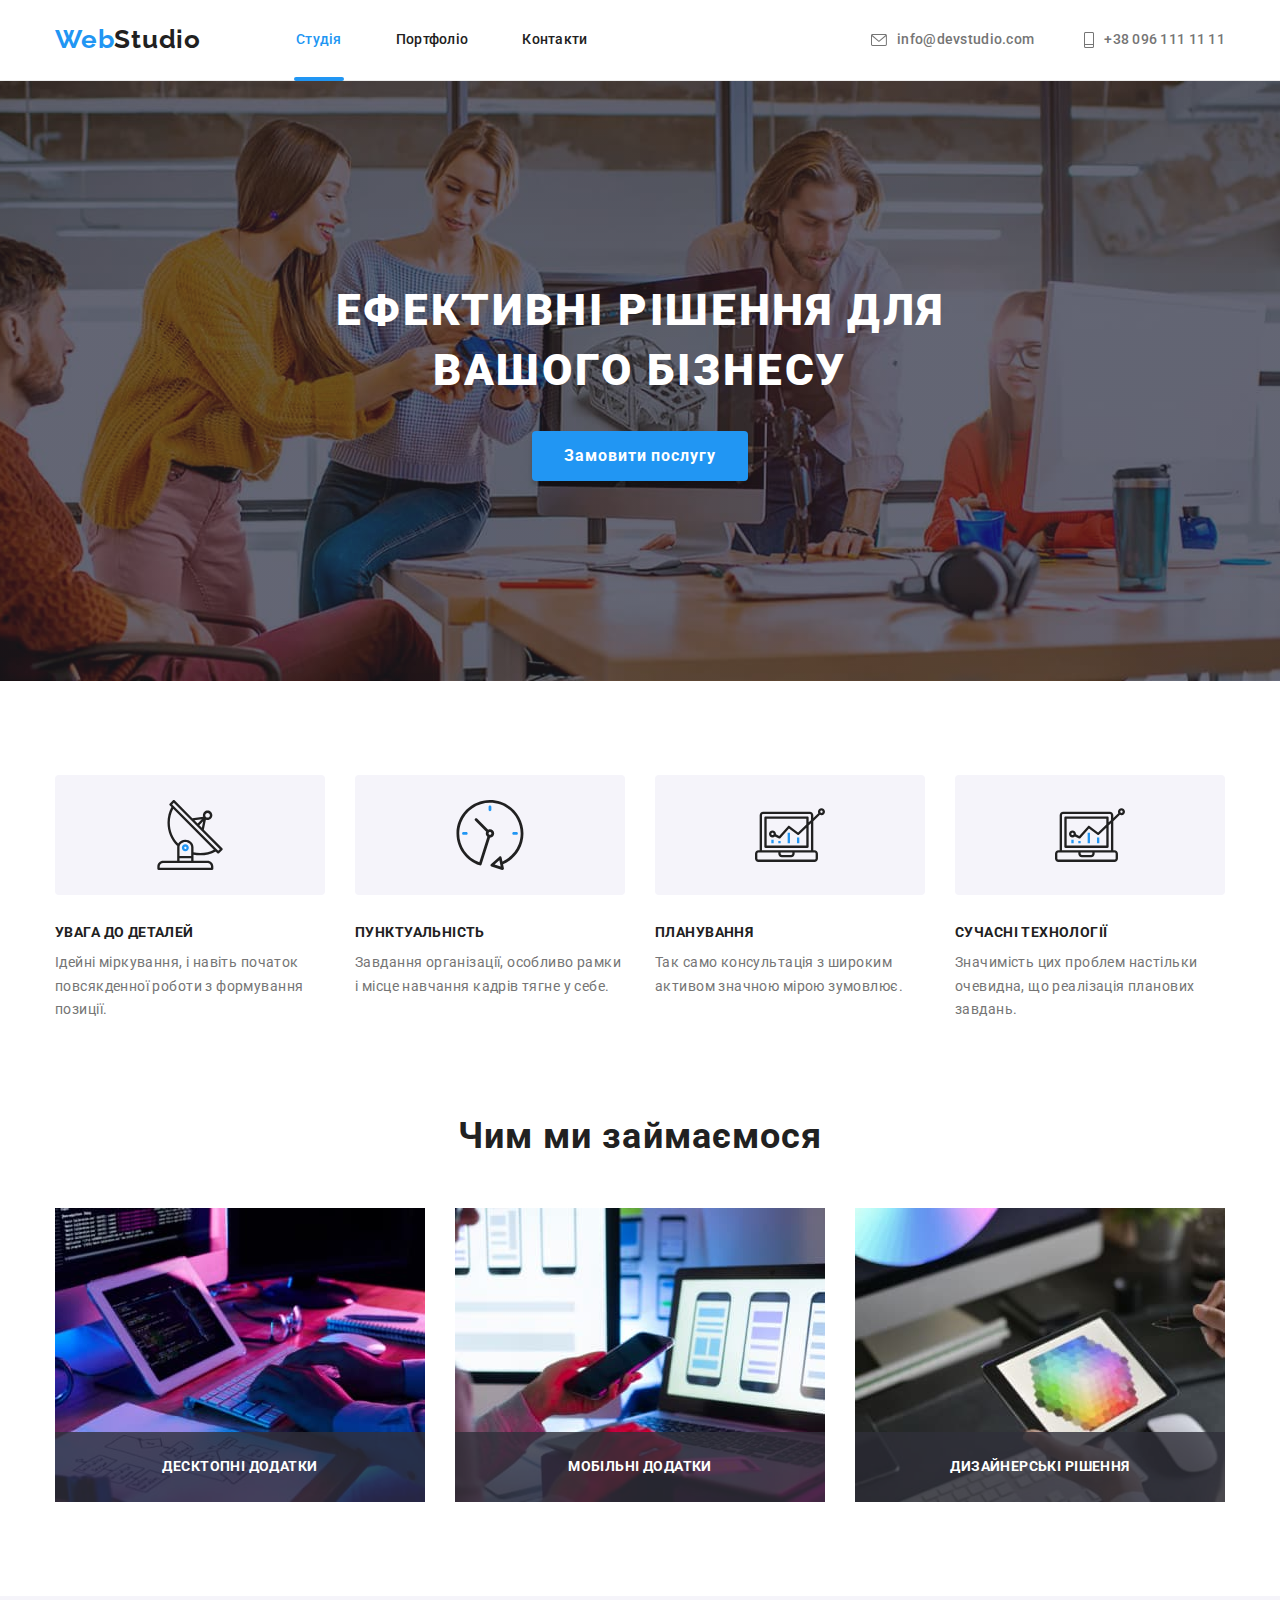
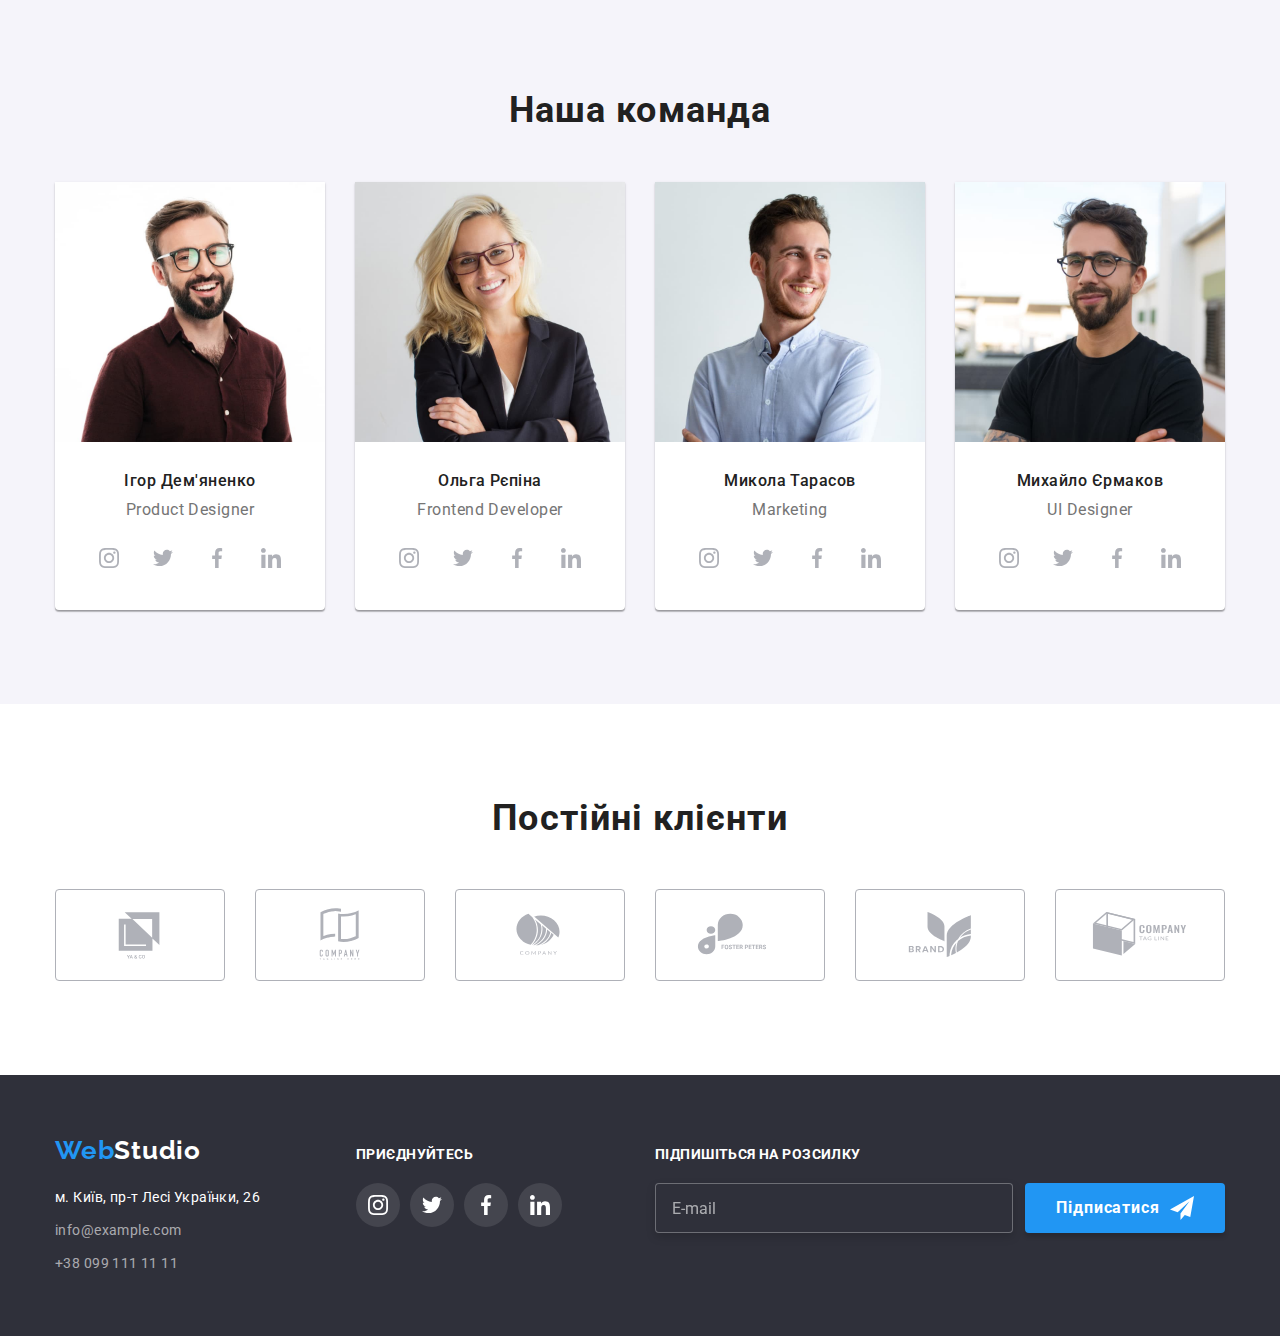
<file: index.html>
<!DOCTYPE html>
<html lang="uk">
<head>
    <meta charset="UTF-8">
    <meta http-equiv="X-UA-Compatible" content="IE=edge">
    <meta name="viewport" content="width=device-width, initial-scale=1.0">
    <title>Document</title>
    <link rel="preconnect" href="https://fonts.googleapis.com">
    <link rel="preconnect" href="https://fonts.gstatic.com" crossorigin>
    <link
        href="https://fonts.googleapis.com/css2?family=Raleway:wght@700&family=Roboto:wght@400;500;700;900&display=swap"
        rel="stylesheet">
    <link rel="stylesheet"
        href="https://cdnjs.cloudflare.com/ajax/libs/modern-normalize/1.1.0/modern-normalize.min.css">
    <link rel="stylesheet" href="./css/main.min.css">
</head>
<body>
    <header class="header">
        <div class="container header__container">
            <nav class="navigation">
                <a class="logo navigation__logo" href="./index.html" lang="en" target="_blank">
                    <span class="logo logo--blue">Web</span>Studio</a>
                <ul class="page">
                    <li class="page__item">
                        <a class="page__link page__link--current" href="./index.html">Студiя</a>
                    </li>
                    <li class="page__item">
                        <a class="page__link" href="./portfolio.html">Портфолiо</a>
                    </li>
                    <li class="page__item">
                        <a class="page__link" href="#">Контакти</a>
                    </li>
                </ul>
            </nav>
            <ul class="contact">
                <li class="contact__item">
                    <a class="contact__link link" href="mailto:info@devstudio.com">
                        <svg class="contact__icon contact__icon--active" width="16" height="12">
                        <use href="./images/icons.svg#icon-envelope-hover">
                        </use>
                    </svg>info@devstudio.com</a>
                </li>
                <li class="contact__item">
                    <a class="contact__link link" href="tel:+380961111111">
                        <svg class="contact__icon contact__icon--active" width="10" height="16">
                        <use href="./images/icons.svg#icon-Vector">
                        </use>
                    </svg>+38 096 111 11 11</a>
                </li>
            </ul>
        </div>
    </header>
    <main>
        <!-- Герой-->
        <section class="hero">
            <div class="container">
                <h1 class="hero__title">Ефективні рішення для вашого бізнесу</h1>
                <button class="hero__btn" type="button" data-modal-open>Замовити послугу</button>
            </div>
        </section>
        <!-- Особенности-->
        <section class="section">
            <div class="container">
                <h2 class="section__title section__title--hidden">Наші переваги</h2>
                <ul class="benefit">
                    <li class="benefit__item">
                        <div class="benefit__icon">
                            <svg width="70" height="70"><use href="./images/icons.svg#icon-antenna">
                            </use>
                        </svg>
                        </div>
                        <h3 class="benefit__subtitle">Увага до деталей</h3>
                        <p class="benefit__text">Ідейні міркування, і навіть початок повсякденної роботи з формування позиції.</p>
                    </li>
                    <li class="benefit__item">
                        <div class="benefit__icon">
                            <svg width="70" height="70"><use href="./images/icons.svg#icon-clock">
                            </use>
                            </svg>
                        </div>
                        <h3 class="benefit__subtitle">Пунктуальнiсть</h3>
                        <p class="benefit__text">Завдання організації, особливо рамки і місце навчання кадрів тягне у себе.</p>
                    </li>
                    <li class="benefit__item">
                        <div class="benefit__icon">
                            <svg width="70" height="70"><use href="./images/icons.svg#icon-diagram">
                            </use>
                        </svg>
                    </div>
                        <h3 class="benefit__subtitle">Планування</h3> 
                        <p class="benefit__text">Так само консультація з широким активом значною мірою зумовлює.</p>
                    </li>
                    <li class="benefit__item">
                        <div class="benefit__icon">
                            <svg width="70" height="70"><use href="./images/icons.svg#icon-diagram">
                            </use>
                        </svg>
                    </div>
                        <h3 class="benefit__subtitle">Сучасні технології</h3>
                        <p class="benefit__text">Значимість цих проблем настільки очевидна, що реалізація планових завдань.</p>
                    </li>
                </ul>
            </div>
        </section>
        <!--Чим ми займаємося -->
        <section class="section section--no-padding">
            <div class="container">
                <h2 class="section__title section__title--second">Чим ми займаємося</h2>
                <ul class="example">
                <li class="example__item">
                    <img src="./images/img_2.jpg" alt="алгоритм кодирования приложения" width="370" height="294">
                    <div class="example__thumb">
                        <h3 class="example__title">Десктопні додатки</h3>
                    </div>
                </li>
                <li class="example__item">
                    <img src="./images/img_1.jpg" alt="выбор интерфейса в телефоне" width="370" height="294">
                    <div class="example__thumb">
                        <h3 class="example__title">Мобільні додатки</h3>
                    </div>
                </li>
                <li class="example__item">
                    <img src="./images/img_3.jpg" alt="проверка приложения на другом устройстве" width="370" height="294">
                    <div class="example__thumb">
                        <h3 class="example__title">Дизайнерські рішення</h3>
                    </div>
                </li>
                </ul>
            </div>
        </section>
        <!-- Наша команда -->
        <section class="section section--grey">
            <div class="container">
                <h2 class="section__title section__title--second">Наша команда</h2>
                <ul class="team">
                    <li class="team__card">
                        <img src="./images/igor_demyanenko.jpg" alt="Product Designer" width="270" height="260">
                        <div class="team__box">
                            <h3 class="team__title">Ігор Дем'яненко</h3>
                            <p class="team__text" lang="en">Product Designer</p>
                        <ul class="team__list">
                            <li>
                                <a href="" class="soc-link">
                                    <svg width="20" height="20">
                                        <use href="./images/icons.svg#icon-instagram"></use>
                                    </svg>
                                </a>
                            </li>
                            <li>
                                <a href="" class="soc-link">
                                    <svg width="20" height="20">
                                        <use href="./images/icons.svg#icon-twitter"></use>
                                    </svg>
                                </a>
                            </li>
                            <li>
                                <a href="" class="soc-link">
                                    <svg width="20" height="20">
                                        <use href="./images/icons.svg#icon-facebook"></use>
                                    </svg>
                                </a>
                            </li>
                            <li>
                                <a href="" class="soc-link">
                                    <svg width="20" height="20">
                                        <use href="./images/icons.svg#icon-linkedin"></use>
                                    </svg>
                                </a>
                            </li>
                        </ul>
                        </div>
                    </li>
                    <li class="team__card">
                        <img src="./images/olga_repina.jpg" alt="Frontend Developer" width="270" height="260">
                        <div class="team__box">
                            <h3 class="team__title">Ольга Рєпіна</h3>
                            <p class="team__text" lang="en">Frontend Developer</p>
                        <ul class="team__list">
                            <li>
                                <a href="" class="soc-link">
                                    <svg width="20" height="20">
                                        <use href="./images/icons.svg#icon-instagram"></use>
                                    </svg>
                                </a>
                            </li>
                            <li>
                                <a href="" class="soc-link">
                                    <svg width="20" height="20">
                                        <use href="./images/icons.svg#icon-twitter"></use>
                                    </svg>
                                </a>
                            </li>
                            <li>
                                <a href="" class="soc-link">
                                    <svg width="20" height="20">
                                        <use href="./images/icons.svg#icon-facebook"></use>
                                    </svg>
                                </a>
                            </li>
                            <li>
                                <a href="" class="soc-link">
                                    <svg width="20" height="20">
                                        <use href="./images/icons.svg#icon-linkedin"></use>
                                    </svg>
                                </a>
                            </li>
                        </ul>
                        </div>
                    </li>
                    <li class="team__card">
                        <img src="./images/mykola_tarasov.jpg" alt="Marketing" width="270" height="260">
                        <div class="team__box">
                            <h3 class="team__title">Микола Тарасов</h3>
                            <p class="team__text" lang="en">Marketing</p>
                        <ul class="team__list">
                            <li>
                                <a href="" class="soc-link">
                                    <svg width="20" height="20">
                                        <use href="./images/icons.svg#icon-instagram"></use>
                                    </svg>
                                </a>
                            </li>
                            <li>
                                <a href="" class="soc-link">
                                    <svg width="20" height="20">
                                        <use href="./images/icons.svg#icon-twitter"></use>
                                    </svg>
                                </a>
                            </li>
                            <li>
                                <a href="" class="soc-link">
                                    <svg width="20" height="20">
                                        <use href="./images/icons.svg#icon-facebook"></use>
                                    </svg>
                                </a>
                            </li>
                            <li>
                                <a href="" class="soc-link">
                                    <svg width="20" height="20">
                                        <use href="./images/icons.svg#icon-linkedin"></use>
                                    </svg>
                                </a>
                            </li>
                        </ul>
                        </div>
                    </li>
                    <li class="team__card">
                        <img src="./images/myhailo_yermakov.jpg" alt="UI Designer" width="270" height="260">
                        <div class="team__box">
                            <h3 class="team__title">Михайло Єрмаков</h3>
                            <p class="team__text" lang="en">UI Designer</p>
                        <ul class="team__list">
                            <li>
                                <a href="" class="soc-link">
                                    <svg width="20" height="20">
                                        <use href="./images/icons.svg#icon-instagram"></use>
                                    </svg>
                                </a>
                            </li>
                            <li>
                                <a href="" class="soc-link">
                                    <svg width="20" height="20">
                                        <use href="./images/icons.svg#icon-twitter"></use>
                                    </svg>
                                </a>
                            </li>
                            <li>
                                <a href="" class="soc-link">
                                    <svg width="20" height="20">
                                        <use href="./images/icons.svg#icon-facebook"></use>
                                    </svg>
                                </a>
                            </li>
                            <li>
                                <a href="" class="soc-link">
                                    <svg width="20" height="20">
                                        <use href="./images/icons.svg#icon-linkedin"></use>
                                    </svg>
                                </a>
                            </li>
                        </ul>
                        </div>
                    </li>
                </ul>
            </div>
        </section>
       <section class="section">
        <div class="container">
            <h2 class="section__title section__title--second">Постійні клієнти</h2>
            <div>
            <ul class="customer__list">
                <li class="customer__item"><a href="" class="customer__link"><svg width="106" height="60">
                    <use href="./images/icons.svg#icon-Logo1"></use>
                </svg></a></li>
                <li class="customer__item"><a href="" class="customer__link"><svg width="106" height="60">
                    <use href="./images/icons.svg#icon-Logo2"></use>
                </svg></a></li>
                <li class="customer__item"><a href="" class="customer__link"><svg width="106" height="60">
                    <use href="./images/icons.svg#icon-Logo3"></use>
                </svg></a></li>
                <li class="customer__item"><a href="" class="customer__link"><svg width="106" height="60">
                    <use href="./images/icons.svg#icon-Logo4"></use>
                </svg></a></li>
                <li class="customer__item"><a href="" class="customer__link"><svg width="106" height="60">
                    <use href="./images/icons.svg#icon-Logo5"></use>
                </svg></a></li>
                <li class="customer__item"><a href="" class="customer__link"><svg width="106" height="60">
                    <use href="./images/icons.svg#icon-Logo6"></use>
                </svg></a></li>
            </ul>
            </div>
        </div>
       </section>
    </main>
    <footer class="footer">
        <div class="container footer__container">
        <div class="adress">
            <a class="logo logo--white" href="/" lang="en"><span class="logo logo--blue">Web</span>Studio</a>
            <address>
                <ul class="adress__list">
                    <li class="adress__item">
                        <a class="adress__link" href="https://goo.gl/maps/UnYkPPGd15aYabL29" target="_blank"
                            rel="noreferrer noopener noffollow">м. Київ, пр-т Лесі Українки, 26</a>
                    </li>
                    <li class="adress__item">
                        <a class="adress__link adress__link--grey" href="mailto:info@example.com">info@example.com</a>
                    </li>
                    <li class="adress__item">
                        <a class="adress__link adress__link--grey" href="tel:+380991111111">+38 099 111 11 11</a>
                    </li>
                </ul>
            </address>
        </div>
        <div class="social">
            <h3 class="social__subtitle">приєднуйтесь</h3>
            <ul class="social__list">
                <li class="social__item">
                    <a href="" class="soc-link">
                        <svg width="20" height="20">
                            <use href="./images/icons.svg#icon-instagram"></use>
                        </svg>
                    </a>
                </li>
                <li class="social__item">
                    <a href="" class="soc-link">
                        <svg width="20" height="20">
                            <use href="./images/icons.svg#icon-twitter"></use>
                        </svg>
                    </a>
                </li>
                <li class="social__item">
                    <a href="" class="soc-link">
                        <svg width="20" height="20">
                            <use href="./images/icons.svg#icon-facebook"></use>
                        </svg>
                    </a>
                </li>
                <li class="social__item">
                    <a href="" class="soc-link">
                        <svg width="20" height="20">
                            <use href="./images/icons.svg#icon-linkedin"></use>
                        </svg>
                    </a>
                </li>
            </ul>
        </div>
        <form class="mail"> 
            <h3 class="mail__subtitle">Підпишіться на розсилку</h3>
            <div class="send">
                <label>
                    <input class="send__text" type="email" name="send" placeholder="E-mail"></input>
                </label>
                    <button class="send__btn" type="submit">Підписатися
                        <svg class="send__icon" width="24" height="24">
                            <use href="./images/icons.svg#icon-send">
                            </use>
                        </svg>
                    </button>
            </div> 
            </form>
        </div>
    </footer>
    <div class="backdrop backdrop--is-hidden" data-modal>
        <div class="modal">   
            <form action="#" class="modal__form">
            <button class="modal__btn" type="button" data-modal-close>
                <svg width="11" height="11">
                    <use href="./images/icons.svg#icon-close"></use>
                </svg>
            </button>
            <p class="modal__title">Залиште свої дані, ми вам передзвонимо</p>
             <div class="modal__field"> 
                <label for="name" class="modal__label">Ім'я</label>
                <div class="field">
                    <input class="field__text" type="text" name="name" id="name" autofocus>
                        <svg class="field__icon" width="18" height="18">
                            <use href="./images/icons.svg#icon-person">
                            </use>
                        </svg>
                    </input>
                </div>
                </div>
           <div class="modal__field">
            <label for="tel" class="modal__label">Телефон</label>
            <div class="field">
                <input class="field__text" type="tel" name="tel" id="tel">
                <svg class="field__icon" width="18" height="18">
                    <use href="./images/icons.svg#icon-tel">
                    </use>
                </svg>
                </input>
            </div>            
           </div> 
           <div class="modal__field">
            <label for="mail" class="modal__label">Пошта</label>
                <div class="field">
                    <input class="field__text" type="email" name="mail" id="mail">
                    <svg class="field__icon" width="18" height="18">
                        <use href="./images/icons.svg#icon-mail">
                        </use>
                    </svg>
                    </input>
                </div>            
           </div>
           <div class="modal__field modal__field--margin">
            <label for="comment" class="modal__label">Коментар</label>
                <textarea class="modal__textarea" name="comment" id="comment" cols="30" rows="10" placeholder="Введіть текст"></textarea>
           </div>
            <label class="modal__check-label">
                <input class="modal__check-input" type="checkbox" name="check" value="" id="check">
                    <span class="modal__span"><svg class="modal__icon" width="11" height="8">
                        <use href="./images/icons.svg#icon-check"></use>
                    </svg>
                </span>Погоджуюся з розсилкою та приймаю&nbsp;
                <a class="modal__link">Умови договору</a>
            </label>
           <button class="modal__submit" type="submit">Відправити</button>
        </form>
    </div>
    </div>
    <script src="./js/modal.js"></script>
</body>
</html>
</file>
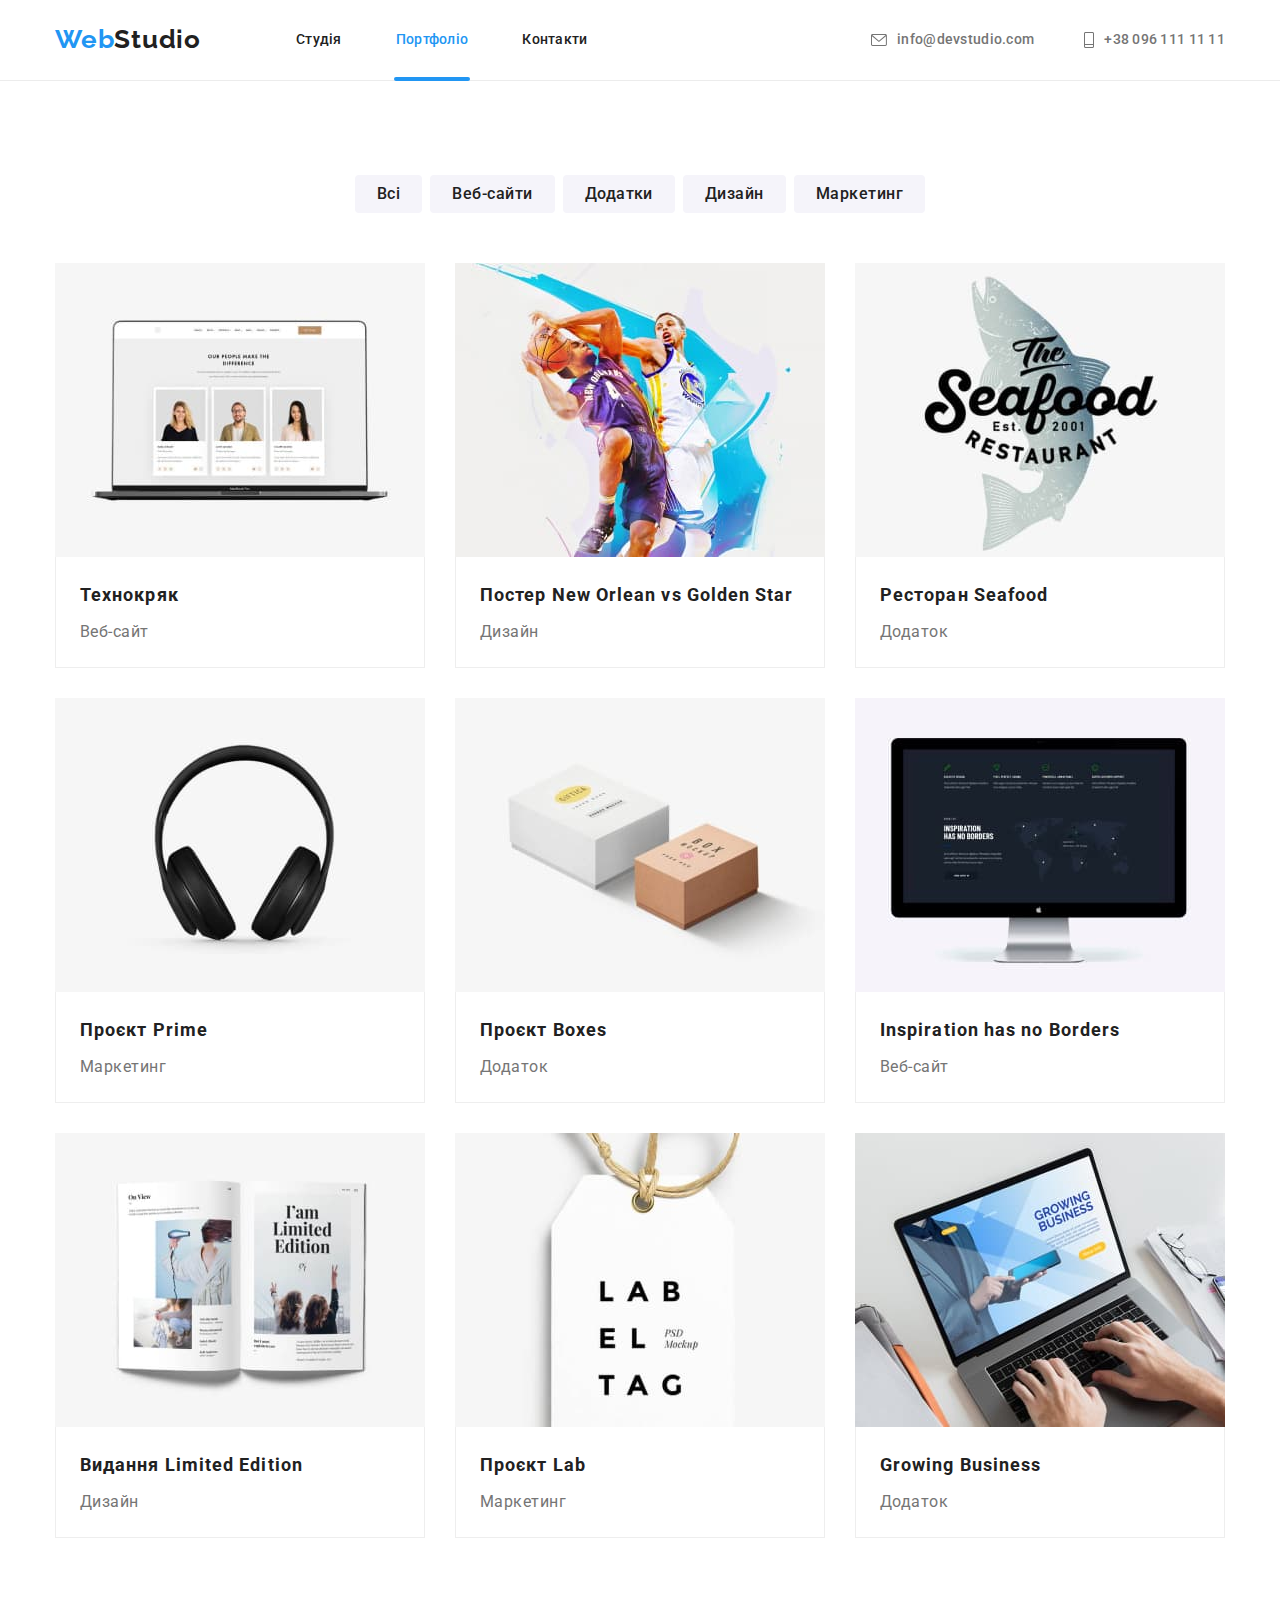
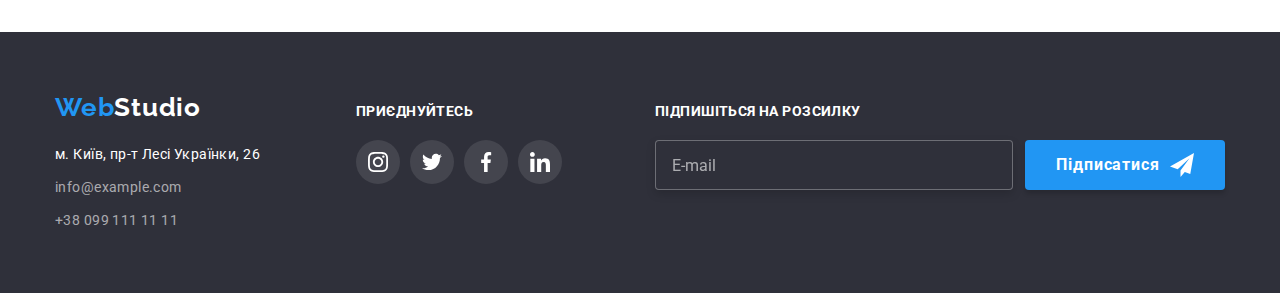
<file: portfolio.html>
<!DOCTYPE html>
<html lang="uk">
<head>
    <meta charset="UTF-8">
    <meta http-equiv="X-UA-Compatible" content="IE=edge">
    <meta name="viewport" content="width=device-width, initial-scale=1.0">
    <title>Document</title>
    <link rel="preconnect" href="https://fonts.googleapis.com">
    <link rel="preconnect" href="https://fonts.gstatic.com" crossorigin>
    <link
        href="https://fonts.googleapis.com/css2?family=Raleway:wght@700&family=Roboto:wght@400;500;700;900&display=swap"
        rel="stylesheet">
    <link rel="stylesheet"
        href="https://cdnjs.cloudflare.com/ajax/libs/modern-normalize/1.1.0/modern-normalize.min.css">
        <link rel="stylesheet" href="./css/main.min.css">
</head>
<body>
    <header class="header">
        <div class="container header__container">
            <nav class="navigation">
                <a class="logo navigation__logo" href="./index.html" lang="en" target="_blank">
                    <span class="logo logo--blue">Web</span>Studio</a>
                <ul class="page">
                    <li class="page__item">
                        <a class="page__link" href="./index.html">Студiя</a>
                    </li>
                    <li class="page__item">
                        <a class="page__link page__link--current" href="./portfolio.html">Портфолiо</a>
                    </li>
                    <li class="page__item">
                        <a class="page__link" href="#">Контакти</a>
                    </li>
                </ul>
            </nav>
            <ul class="contact">
                <li class="contact__item">
                    <a class="contact__link link" href="mailto:info@devstudio.com">
                        <svg class="contact__icon contact__icon--active" width="16" height="12">
                            <use href="./images/icons.svg#icon-envelope-hover">
                            </use>
                        </svg>info@devstudio.com</a>
                </li>
                <li class="contact__item">
                    <a class="contact__link link" href="tel:+380961111111">
                        <svg class="contact__icon contact__icon--active" width="10" height="16">
                            <use href="./images/icons.svg#icon-Vector">
                            </use>
                        </svg>+38 096 111 11 11</a>
                </li>
            </ul>
        </div>
    </header>
    <main>
        <section class="section">
            <div class="container">
                    <h1 class="section__title section__title--hidden">Приклади робіт</h1>
                    <!-- Фильтр-->
                    <ul class="filter">
                        <li class="filter__item">
                            <button class="filter__btn" type="button">Всi</button>
                        </li>
                        <li class="filter__item">
                            <button class="filter__btn" type="button">Веб-сайти</button>
                        </li>
                        <li class="filter__item">
                            <button class="filter__btn" type="button">Додатки</button>
                        </li>
                        <li class="filter__item">
                            <button class="filter__btn" type="button">Дизайн</button>
                        </li>
                        <li class="filter__item">
                            <button class="filter__btn" type="button">Маркетинг</button>
                    </ul>
                    <!--Наши работы-->
                    <ul class="work">
                        <li>
                            <a href="#" class="work__link">
                            <div class="overlay">
                                <img src="./images/технокряк.jpg" alt="Технокряк" Width="370" Height="294">
                                <p class="overlay__text">Ресурс пропонує комплексні пропозиції з різним рівнем функціоналу та сервісів. Все це дозволить відвідувачу отримати
                                вичерпні відомості про компанію чи приватну особу.</p>
                            </div>
                            <div class="box">
                                <h2 class="box__project">Технокряк</h2>
                                <p class="box__type">Веб-сайт</p>
                            </div>
                            </a>
                        </li>
                        <li>
                            <a href="#" class="work__link">
                            <div class="overlay">
                                <img src="./images/постер.jpg" alt="Постер New Orlean vs Golden Star" width="370" height="294">
                                <p class="overlay__text">Ресурс пропонує комплексні пропозиції з різним рівнем функціоналу та сервісів. Все це дозволить
                                відвідувачу отримати
                                вичерпні відомості про компанію чи приватну особу.</p>
                            </div>
                            <div class="box">
                                <h2 class="box__project">Постер New Orlean vs Golden Star</h2>
                                <p class="box__type">Дизайн</p>
                            </div>
                            </a>
                        </li>
                        <li>
                            <a href="#" class="work__link">
                            <div class="overlay">
                                <img src="./images/ресторан.jpg" alt="Ресторан Seafood" width="370" height="294">
                                <p class="overlay__text">Ресурс пропонує комплексні пропозиції з різним рівнем функціоналу та сервісів. Все це дозволить
                                відвідувачу отримати
                                вичерпні відомості про компанію чи приватну особу.</p>
                            </div>
                            <div class="box">
                                <h2 class="box__project">Ресторан Seafood</h2>
                                <p class="box__type">Додаток</p>
                            </div>
                            </a>
                        </li>
                        <li>                            
                            <a href="#" class="work__link">
                            <div class="overlay">
                                <img src="./images/проект_prime.jpg" alt="Проект Prime" width="370" height="294">
                                <p class="overlay__text">Ресурс пропонує комплексні пропозиції з різним рівнем функціоналу та сервісів. Все це дозволить
                                відвідувачу отримати
                                вичерпні відомості про компанію чи приватну особу.</p>
                            </div>
                            <div class="box">
                                <h2 class="box__project">Проєкт Prime</h2>
                                <p class="box__type">Маркетинг</p>
                            </div>
                            </a>
                        </li>
                        <li>
                            <a href="#" class="work__link">
                            <div class="overlay">
                                <img src="./images/проект_boxes.jpg" alt="Проект Boxes" width="370" height="294">
                                <p class="overlay__text">Ресурс пропонує комплексні пропозиції з різним рівнем функціоналу та сервісів. Все це дозволить
                                відвідувачу отримати
                                вичерпні відомості про компанію чи приватну особу.</p>
                            </div>
                            <div class="box">
                                <h2 class="box__project">Проєкт Boxes</h2>
                                <p class="box__type">Додаток</p>
                            </div>
                            </a>
                        </li>
                        <li>
                            <a href="#" class="work__link">
                            <div class="overlay">
                                <img src="./images/inspiration.jpg" alt="Inspiration has no Borders" width="370" height="294">
                                <p class="overlay__text">Ресурс пропонує комплексні пропозиції з різним рівнем функціоналу та сервісів. Все це дозволить
                                відвідувачу отримати
                                вичерпні відомості про компанію чи приватну особу.</p>
                            </div>
                            <div class="box">
                                <h2 class="box__project">Inspiration has no Borders</h2>
                                <p class="box__type">Веб-сайт</p>
                            </div>
                            </a>
                        </li>
                        <li>
                            <a href="#" class="work__link">
                            <div class="overlay">
                                <img src="./images/издание.jpg" alt="Издание Limited Idition" width="370" height="294">
                                <p class="overlay__text">Ресурс пропонує комплексні пропозиції з різним рівнем функціоналу та сервісів. Все це дозволить
                                відвідувачу отримати
                                вичерпні відомості про компанію чи приватну особу.</p>
                            </div>
                            <div class="box">
                                <h2 class="box__project">Видання Limited Edition</h2>
                                <p class="box__type">Дизайн</p>
                            </div>
                            </a>
                        </li>
                        <li>
                            <a href="#" class="work__link">
                            <div class="overlay">
                                <img src="./images/проект_lab.jpg" alt="Проект Lab" width="370" height="294">
                                <p class="overlay__text">Ресурс пропонує комплексні пропозиції з різним рівнем функціоналу та сервісів. Все це дозволить
                                відвідувачу отримати
                                вичерпні відомості про компанію чи приватну особу.</p>
                             </div>
                            <div class="box">
                                <h2 class="box__project">Проєкт Lab</h2>
                                <p class="box__type">Маркетинг</p>
                            </div>
                            </a>
                        </li>
                        <li>  
                            <a href="#" class="work__link">
                            <div class="overlay">
                                <img src="./images/growing_business.jpg" alt="Growing Business" width="370" height="294">
                                <p class="overlay__text">Ресурс пропонує комплексні пропозиції з різним рівнем функціоналу та сервісів. Все це дозволить
                                відвідувачу отримати
                                вичерпні відомості про компанію чи приватну особу.</p>
                            </div>
                            <div class="box">
                                <h2 class="box__project">Growing Business</h2>
                                <p class="box__type">Додаток</p>
                            </div>
                            </a>
                        </li>
                    </ul>
            </div>
        </section>
    </main>
    <footer class="footer">
        <div class="container footer__container">
            <div class="adress">
                <a class="logo logo--white" href="/" lang="en"><span class="logo logo--blue">Web</span>Studio</a>
                <address>
                    <ul class="adress__list">
                        <li class="adress__item">
                            <a class="adress__link" href="https://goo.gl/maps/UnYkPPGd15aYabL29" target="_blank"
                                rel="noreferrer noopener noffollow">м. Київ, пр-т Лесі Українки, 26</a>
                        </li>
                        <li class="adress__item">
                            <a class="adress__link adress__link--grey" href="mailto:info@example.com">info@example.com</a>
                        </li>
                        <li class="adress__item">
                            <a class="adress__link adress__link--grey" href="tel:+380991111111">+38 099 111 11 11</a>
                        </li>
                    </ul>
                </address>
            </div>
            <div class="social">
                <h3 class="social__subtitle">приєднуйтесь</h3>
                <ul class="social__list">
                    <li class="social__item">
                        <a href="" class="soc-link">
                            <svg width="20" height="20">
                                <use href="./images/icons.svg#icon-instagram"></use>
                            </svg>
                        </a>
                    </li>
                    <li class="social__item">
                        <a href="" class="soc-link">
                            <svg width="20" height="20">
                                <use href="./images/icons.svg#icon-twitter"></use>
                            </svg>
                        </a>
                    </li>
                    <li class="social__item">
                        <a href="" class="soc-link">
                            <svg width="20" height="20">
                                <use href="./images/icons.svg#icon-facebook"></use>
                            </svg>
                        </a>
                    </li>
                    <li class="social__item">
                        <a href="" class="soc-link">
                            <svg width="20" height="20">
                                <use href="./images/icons.svg#icon-linkedin"></use>
                            </svg>
                        </a>
                    </li>
                </ul>
            </div>
            <form class="mail">
                <h3 class="mail__subtitle">Підпишіться на розсилку</h3>
                <div class="send">
                    <label>
                        <input class="send__text" type="email" name="send" placeholder="E-mail"></input>
                    </label>
                    <button class="send__btn" type="submit">Підписатися
                        <svg class="field-icon" width="24" height="24">
                            <use href="./images/icons.svg#icon-send">
                            </use>
                        </svg>
                    </button>
                </div>
            </form>
        </div>
    </footer>
    <script src="./js/modal.js"></script>
</body>
</html>
</file>
<file: css/main.min.css>
:root{--main-ff: "Roboto", sans-serif;--second-ff: "Raleway";--text-color: #212121;--accent-color: #2196F3;--second-color: #757575;--last-color: #FFFFFF;--background-color: #E5E5E5;--dark-color: #2F303A;--soc-color: #AFB1B8;--grey-color: #F5F4FA;--changes: 250ms cubic-bezier(0.4, 0, 0.2, 1)}html{box-sizing:border-box}body{font-family:var(--main-ff);color:var(--text-color)}body,h1,h2,h3,p{margin:0}ul,li{margin:0;padding-left:0;list-style:none}img{display:block;max-width:100%;height:auto}a{text-decoration:none;cursor:pointer}address{font-style:normal;margin-top:20px}button{padding:0}.section__title--hidden{position:absolute;width:1px;height:1px;margin:-1px;border:0;padding:0;white-space:nowrap;-webkit-clip-path:inset(100%);clip-path:inset(100%);clip:rect(0 0 0 0);overflow:hidden}.adress__link,.modal__link,.work__link,.customer__link,.soc-link,.contact .contact__link,.page__link{color:var(--text-color);text-decoration:none;transition:color var(--changes),background-color var(--changes),fill var(--changes),border-color var(--changes)}.adress__link:hover,.modal__link:hover,.work__link:hover,.customer__link:hover,.soc-link:hover,.contact .contact__link:hover,.page__link:hover,.adress__link:focus,.modal__link:focus,.work__link:focus,.customer__link:focus,.soc-link:focus,.contact .contact__link:focus,.page__link:focus{color:var(--accent-color)}.send__btn,.modal__submit,.hero__btn{height:50px;font-weight:700;font-size:16px;line-height:1.88;align-items:center;text-align:center;letter-spacing:.06em;color:var(--last-color);background:#2196f3;box-shadow:0px 4px 4px rgba(0,0,0,.15);transition:color var(--changes),box-shadow var(--changes),background var(--changes);cursor:pointer;border:rgba(0,0,0,0)}.send__btn:hover,.modal__submit:hover,.hero__btn:hover,.send__btn:focus,.modal__submit:focus,.hero__btn:focus{background-color:#188ce8;color:var(--last-color);box-shadow:0px 4px 4px rgba(0,0,0,.15);border-radius:4px;border:rgba(0,0,0,0)}.filter__btn{padding:6px 22px;border-radius:4px;font-family:var(--main-ff);font-weight:500;font-size:16px;line-height:1.62;letter-spacing:.03em;background-color:var(--accent-color);color:var(--last-color);cursor:pointer;border:rgba(0,0,0,0);transition:color var(--changes),background-color var(--changes)}.mail__subtitle,.social__subtitle,.benefit__item>.benefit__subtitle{margin-bottom:20px;text-transform:uppercase;font-weight:700;font-size:14px;line-height:1.14;letter-spacing:.03em;color:var(--last-color)}.section__title--second{margin-right:0 auto;align-items:center;font-weight:700;font-size:36px;line-height:1.16;text-align:center;letter-spacing:.03em}.example__title{font-weight:700;font-size:14px;line-height:1.14;letter-spacing:.03em;text-transform:uppercase;color:var(--last-color)}.team__title{font-weight:500;font-size:16px;line-height:1.18;letter-spacing:.03em}.container{width:1200px;padding:0px 15px;margin:0 auto}.section{padding-top:94px;padding-bottom:94px}.section--no-padding{padding-top:0}.header{background-color:var(--last-color);color:inherit;border-bottom:1px solid #ececec}.header__container{display:flex;flex-direction:row;justify-content:space-between}.navigation{display:flex;align-items:center}.logo{font-family:var(--second-ff);font-weight:700;font-size:26px;line-height:1.19;letter-spacing:.03em}.navigation__logo{padding:24px 0 25px 0;margin-right:93px;color:inherit}.logo--blue{color:var(--accent-color)}.page,.contact{display:flex;flex-direction:row;padding:32px 0;font-weight:500;font-size:14px;line-height:1.14;letter-spacing:.02em}.page{margin-left:0}.page__link{position:relative;padding:0 2px;color:inherit}.page__link--current{color:var(--accent-color)}.page__link--current::after{position:absolute;content:"";top:46px;left:0;display:block;width:100%;height:4px;border:none;border-radius:2px;background-color:currentColor}.page__item,.contact__item{margin-right:50px}.page__item:last-child,.contact__item:last-child{margin-right:0}.contact .contact__link{color:var(--second-color)}.contact__link{display:flex;justify-content:center;align-items:center;transition:color var(--changes)}.contact__link:hover,.contact__link:focus{color:var(--accent-color)}.contact__icon--active{margin-right:10px;fill:currentColor;transition:fill var(--changes)}.contact__icon--active:hover,.contact__icon--active:focus{fill:var(--accent-color)}.hero{max-width:1600px;margin:auto;display:flex;align-items:center;text-align:center;padding:200px 0px;background-color:var(--dark-color);background-image:linear-gradient(rgba(47, 48, 58, 0.4), rgba(47, 48, 58, 0.4)),url(../images/hero.jpg);background-repeat:no-repeat;background-position:center;background-size:cover}.hero__title{max-width:696px;margin:0 auto;margin-bottom:30px;text-transform:uppercase;font-weight:900;font-size:44px;line-height:1.36;letter-spacing:.06em;color:var(--last-color)}.hero__btn{min-width:216px;border-radius:4px}.backdrop{position:fixed;top:0;left:0;width:100%;height:100%;background-color:rgba(0,0,0,.2);transition:opacity var(--changes),visibility var(--changes)}.backdrop--is-hidden{opacity:0;pointer-events:none;visibility:hidden}.modal{position:absolute;top:50%;left:50%;transform:translate(-50%, -50%) scale(1);display:block;min-width:528px;min-height:581px;background-color:var(--last-color);box-shadow:0px 1px 3px rgba(0,0,0,.12),0px 1px 1px rgba(0,0,0,.14),0px 2px 1px rgba(0,0,0,.2);border-radius:4px;transition:transform var(--changes)}.backdrop--is-hidden .modal{transform:translate(-50%, -50%) scale(0);transition:transform var(--changes)}.modal__btn{position:absolute;display:flex;top:8px;right:8px;left:490px;align-items:center;justify-content:center;width:30px;height:30px;border-radius:50%;background-color:var(--last-color);border:1px solid rgba(0,0,0,.1);cursor:pointer;transition:transform var(--changes),fill var(--changes)}.modal__btn:hover,.modal__btn:focus{fill:var(--accent-color)}.benefit{display:flex;-moz-column-gap:30px;column-gap:30px}.benefit__text,.modal__check-label{margin-bottom:0;font-size:14px;line-height:1.71;letter-spacing:.03em;color:var(--second-color)}.benefit__icon{width:270px;height:120px;margin-bottom:30px;display:flex;justify-content:center;align-items:center;background:var(--grey-color);border-radius:4px}.benefit__item{flex-basis:calc((100% - 90px)/4)}.benefit__item>.benefit__subtitle{margin-bottom:10px;color:var(--text-color)}.example{display:flex;-moz-column-gap:30px;column-gap:30px;margin-top:50px;flex-basis:calc((100% - 60px)/3)}.example__item{position:relative}.example__thumb{position:absolute;bottom:0;left:0;width:100%;height:70px;background-color:rgba(47,48,58,.8);display:flex;align-items:center;justify-content:center}.section--grey{background:var(--grey-color)}.team{display:flex;align-items:center;-moz-column-gap:30px;column-gap:30px;margin-top:50px}.team__card{text-align:center;flex-basis:calc((100% - 90px)/4);background-color:var(--last-color);box-shadow:0px 1px 3px rgba(0,0,0,.12),0px 1px 1px rgba(0,0,0,.14),0px 2px 1px rgba(0,0,0,.2);border-radius:0px 0px 4px 4px}.team__box{padding:30px 0}.team__text{margin-top:10px;font-size:16px;line-height:1.18;letter-spacing:.03em;color:var(--second-color)}.team__list{display:flex;justify-content:center;gap:10px;margin-top:16px}.soc-link{display:flex;align-items:center;justify-content:center;width:44px;height:44px;fill:var(--soc-color);border-radius:50%}.soc-link:hover,.soc-link:focus{background-color:var(--accent-color);fill:var(--last-color);transition:background-color var(--changes),fill var(--changes)}.customer__list{display:flex;margin-top:50px;align-items:center;-moz-column-gap:30px;column-gap:30px}.customer__item{width:170px;height:92px;border-radius:4px}.customer__link{width:100%;height:100%;display:flex;align-items:center;justify-content:center;fill:var(--soc-color);border:1px solid var(--soc-color);border-radius:4px;transition:fill var(--changes),border var(--changes)}.customer__link:hover,.customer__link:focus{fill:var(--accent-color);border:1px solid var(--accent-color)}.work{display:flex;flex-wrap:wrap;gap:30px;margin-top:50px;flex-basis:calc((100% - 60px)/3)}.work__link{display:block;transition:color var(--changes),box-shadow var(--changes)}.work__link:hover,.work__link:focus{color:inherit;box-shadow:0px 1px 1px rgba(0,0,0,.12),0px 4px 4px rgba(0,0,0,.06),1px 4px 6px rgba(0,0,0,.16)}.work__link:hover .overlay__text,.work__link:focus .overlay__text{transform:translateY(0%)}.overlay{position:relative;overflow:hidden}.overlay__text{position:absolute;height:100%;top:0;left:0;padding:63px 24px;font-weight:400;font-size:18px;line-height:1.56;letter-spacing:.03em;color:var(--last-color);background-color:rgba(33,150,243,.9);transform:translateY(100%);transition:transform var(--changes)}.box{padding:20px 24px;background:var(--last-color);border:1px solid #eee;border-top:0}.box__project{font-weight:700;font-size:18px;line-height:2;letter-spacing:.06em;color:var(--text-color)}.box__type{margin-top:4px;font-size:16px;line-height:1.88;letter-spacing:.03em;color:var(--second-color)}.modal__form{position:absolute;width:100%;height:100%;padding:40px}.modal__title{margin-bottom:12px;text-align:center;font-weight:700;font-size:20px;line-height:1.17;letter-spacing:.03em;color:var(--text-color)}.modal__field{margin-bottom:10px}.modal__field input{margin:0}.modal__field--margin{margin-bottom:20px}.modal__label{display:block;margin-bottom:4px;font-weight:400;font-size:12px;line-height:1.16;letter-spacing:.01em;color:var(--second-color)}.field{position:relative;width:100%;height:40px}.field .field__icon,.field .send__icon{position:absolute}.field__text{width:100%;height:100%;padding:12px 42px;border:1px solid rgba(33,33,33,.2);border-radius:4px;transition:border-color var(--changes)}.field__text:focus+.field__icon,.field__text:focus+.send__icon,.field__text:focus,.field__text .field-textarea:focus{border-color:1px solid var(--accent-color);border-radius:4px;fill:var(--accent-color)}.field__icon,.send__icon{top:11px;left:12px;transition:fill var(--changes);cursor:pointer;border:rgba(0,0,0,0)}textarea{resize:none}textarea::-moz-placeholder{color:rgba(117,117,117,.5)}textarea:-ms-input-placeholder{color:rgba(117,117,117,.5)}textarea::placeholder{color:rgba(117,117,117,.5)}.modal__textarea{display:block;width:448px;height:120px;padding:12px 16px;font-weight:400;font-size:12px;line-height:1.17;letter-spacing:.01em;border:1px solid rgba(33,33,33,.2);border-radius:4px;transition:border-color var(--changes)}.modal__check-label{position:relative;display:flex;justify-content:center;align-items:center;margin-bottom:30px;cursor:pointer}.modal__check-input{position:absolute;white-space:nowrap;width:1px;height:1px;overflow:hidden;border:0;padding:0;clip:rect(0 0 0 0);-webkit-clip-path:inset(50%);clip-path:inset(50%);margin:-1px}.modal__check-input:checked+.modal__span{border:none;background-color:var(--accent-color)}.modal__check-input:checked+.modal__span .modal__icon{fill:var(--last-color)}.modal__span{position:relative;width:16px;height:15px;border:2px solid var(--text-color);border-radius:2px;cursor:pointer;margin-right:7px;transition:border var(--changes),background-color var(--changes),box-shadow var(--changes)}.modal__icon{fill:rgba(0,0,0,0);position:absolute;top:50%;left:50%;transform:translate(-50%, -50%);transition:fill var(--changes)}.modal__link{text-decoration:underline;color:var(--accent-color)}.modal__submit{position:absolute;left:164px;width:200px;border-radius:4px;cursor:pointer;border:rgba(0,0,0,0)}.filter{display:flex;justify-content:center}.filter__item:not(:last-child){margin-right:8px}.filter__btn{font-weight:500;line-height:1.63;letter-spacing:.03em;color:inherit;background-color:var(--grey-color);border-radius:4px;padding:6px 22px 6px 22px;transition:color var(--changes),background-color var(--changes),box-shadow var(--changes);border:rgba(0,0,0,0)}.filter__btn:hover,.filter__btn:focus{color:var(--last-color);background-color:var(--accent-color);box-shadow:0px 3px 1px rgba(0,0,0,.1),0px 1px 2px rgba(0,0,0,.08),0px 2px 2px rgba(0,0,0,.12);border-radius:4px}.footer{padding:60px 0;background-color:var(--dark-color)}.footer__container{display:flex;align-items:baseline}.adress{flex-grow:1}.logo--white{width:145px;color:var(--last-color)}.adress__item:not(:first-child){margin-top:9px}.adress__link{font-size:14px;line-height:1.71;letter-spacing:.03em;color:var(--last-color)}.adress__link--grey{color:rgba(255,255,255,.6)}.social{margin-left:70px;margin-right:93px}.social__list{display:flex;gap:10px}.social__list .soc-link{fill:var(--last-color);background:rgba(255,255,255,.1);transition:fill var(--changes),background-color var(--changes)}.social__list .soc-link:hover,.social__list .soc-link:focus{fill:var(--last-color);background-color:var(--accent-color)}.send{display:flex;gap:12px}.send__text{width:358px;height:50px;padding:15px 16px;color:var(--last-color);background-color:var(--dark-color);border:1px solid rgba(255,255,255,.3);filter:drop-shadow(0px 4px 4px rgba(0, 0, 0, 0.15));border-radius:4px}.send__text::-moz-placeholder{color:rgba(255,255,255,.6)}.send__text:-ms-input-placeholder{color:rgba(255,255,255,.6)}.send__text::placeholder{color:rgba(255,255,255,.6)}.send__btn{display:flex;justify-content:center;align-items:center;padding:10px 0;width:200px;gap:10px;border-radius:4px;border:rgba(0,0,0,0)}/*# sourceMappingURL=main.min.css.map */
</file>
